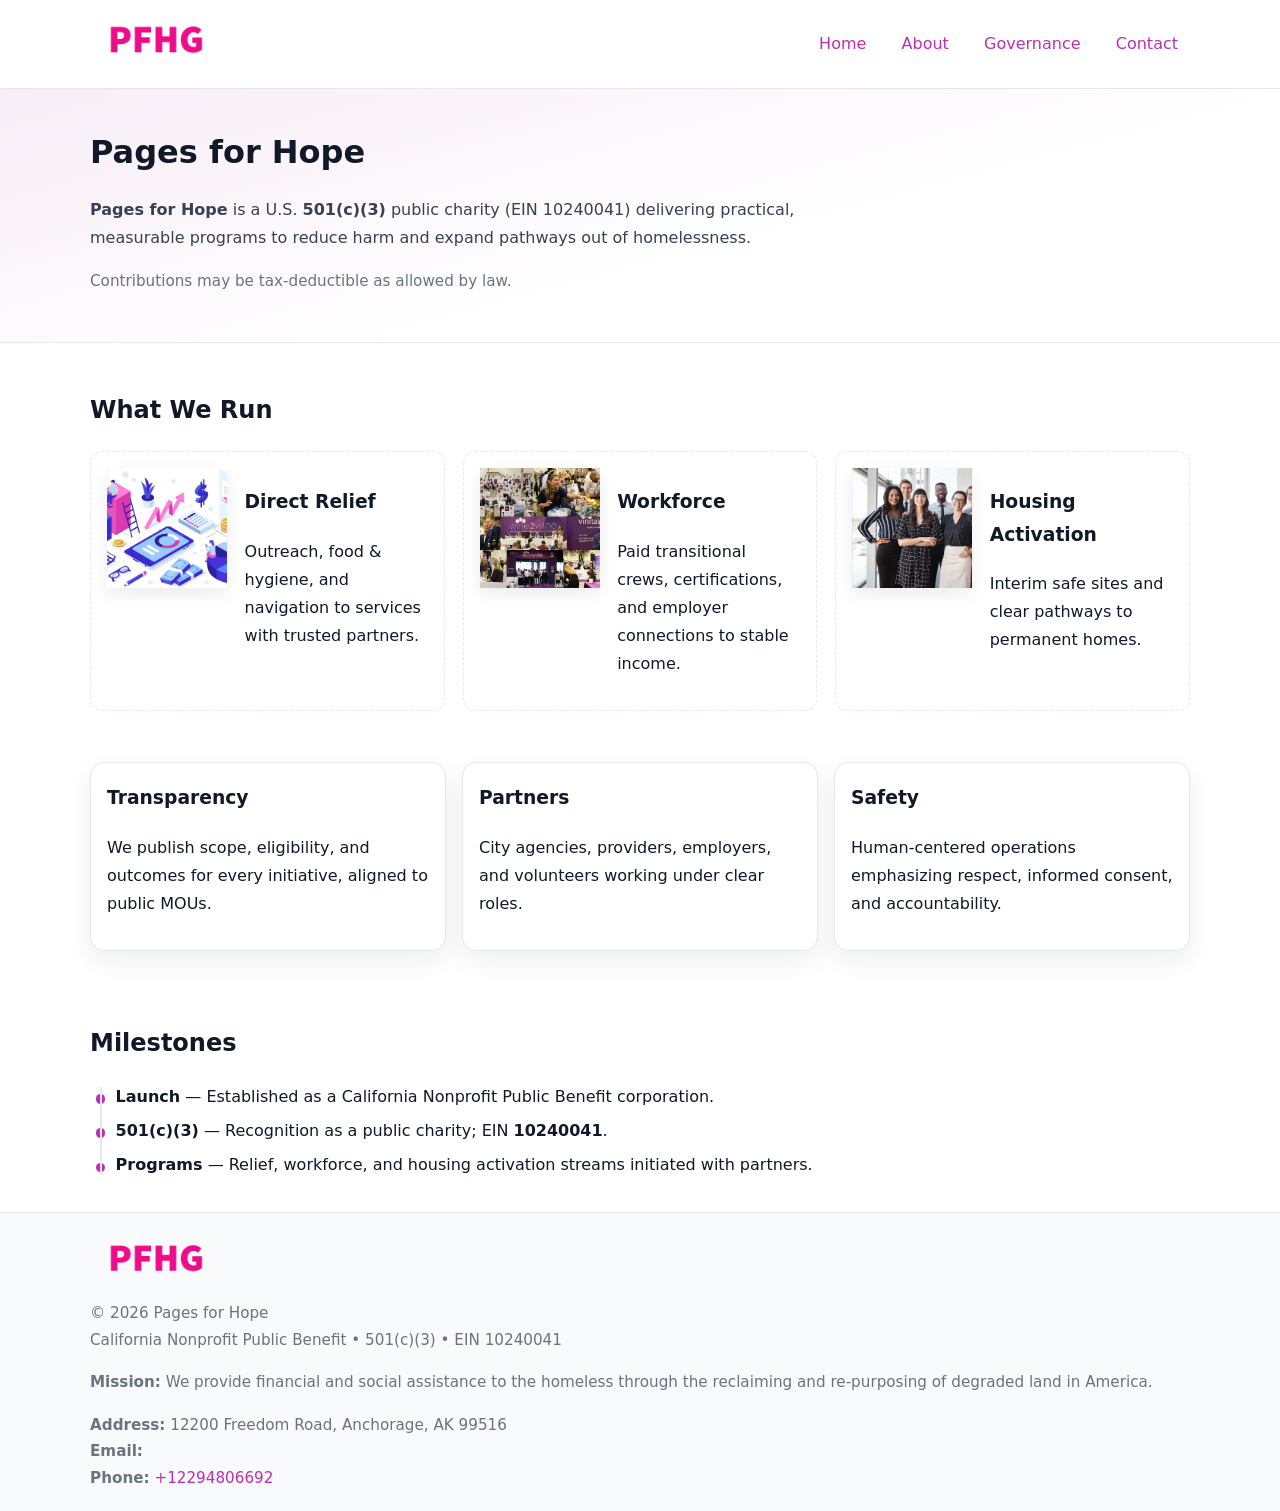
<file: index.html>
<!doctype html>
<html lang="en">
<head>
<meta charset="utf-8"/><meta name="viewport" content="width=device-width,initial-scale=1"/>
<title>Pages for Hope – Nonprofit • 2025</title>
<link rel="stylesheet" href="assets/styles.css"/><link rel="icon" href="images/logo.png">
<meta name="data-ein" content="10240041"><meta name="data-name" content="Pages for Hope">
<meta name="data-email" content=""><meta name="data-phone" content="+14414054800">
<meta name="data-address" content="12200 Freedom Road,
Anchorage, AK 99516"><meta name="data-map" content="12200+Freedom+Road,+Anchorage,+AK+99516">
  <meta name="description" content="We are a 501(c)(3) organization advancing community services, education, and direct relief through transparent programs, local partnerships, and measurable outcomes.">
<meta name="facebook-domain-verification" content="6ykiyve4z8t1nxfkmcee27617p252y" />
</head>
<body>
<div style="position:absolute;left:-9999px;top:-9999px;opacity:0" data-uniq="{{UNIQUE_BLOB}}">
  <span>We are a 501(c)(3) organization advancing community services, education, and direct relief through transparent programs, local partnerships, and measurable outcomes.</span><svg width="12" height="12" viewBox="0 0 12 12" xmlns="http://www.w3.org/2000/svg"><circle cx="6" cy="6" r="5" fill="#047857"/></svg><img src="images/programs.jpg" width="1" height="1" alt="" loading="lazy"/>
</div>

<header>
  <div class="header-wrap">
    <a href="index.html" aria-label="Home"><img src="images/logo.png" alt="Pages for Hope logo" style="width:132px"></a>
    <nav><a class="active" href="index.html">Home</a><a href="about.html">About</a><a href="governance.html">Governance</a><a href="contact.html">Contact</a></nav>
  </div>
</header>

<section class="cc4077bce34">
  <div class="container">
    <h1>Pages for Hope</h1>
    <p class="c7b4de6033f"><strong>Pages for Hope</strong> is a U.S. <strong>501(c)(3)</strong> public charity (EIN 10240041) delivering practical, measurable programs to reduce harm and expand pathways out of homelessness.</p>
    <p class="small">Contributions may be tax-deductible as allowed by law.</p>
  </div>
</section>

<main>
  <!-- What We Run: ảnh vuông 120x120 -->
  <section class="section">
    <div class="container">
      <h2>What We Run</h2>
      <div class="feature-row">
        <div class="feature">
          <img class="thumb" src="images/relief.jpg" alt="Direct Relief">
          <div><h3>Direct Relief</h3><p>Outreach, food & hygiene, and navigation to services with trusted partners.</p></div>
        </div>
        <div class="feature">
          <img class="thumb" src="images/jobs.jpg" alt="Workforce">
          <div><h3>Workforce</h3><p>Paid transitional crews, certifications, and employer connections to stable income.</p></div>
        </div>
        <div class="feature">
          <img class="thumb" src="images/land.jpg" alt="Housing Activation">
          <div><h3>Housing Activation</h3><p>Interim safe sites and clear pathways to permanent homes.</p></div>
        </div>
      </div>
    </div>
  </section>

  <section class="section">
    <div class="container grid">
      <div class="cards">
        <article class="c88d63a983e"><h3>Transparency</h3><p>We publish scope, eligibility, and outcomes for every initiative, aligned to public MOUs.</p></article>
        <article class="c88d63a983e"><h3>Partners</h3><p>City agencies, providers, employers, and volunteers working under clear roles.</p></article>
        <article class="c88d63a983e"><h3>Safety</h3><p>Human-centered operations emphasizing respect, informed consent, and accountability.</p></article>
      </div>
    </div>
  </section>

  <!-- Milestones: bullet chuẩn -->
  <section class="section">
    <div class="container">
      <h2>Milestones</h2>
      <ul class="timeline">
        <li><strong>Launch</strong> — Established as a California Nonprofit Public Benefit corporation.</li>
        <li><strong>501(c)(3)</strong> — Recognition as a public charity; EIN <strong>10240041</strong>.</li>
        <li><strong>Programs</strong> — Relief, workforce, and housing activation streams initiated with partners.</li>
      </ul>
    </div>
  </section>

  <footer>
    <div class="grid">
      <div><img src="images/logo.png" alt="" style="width:132px;margin-bottom:.5rem"><div class="small">© <span id="year"></span> Pages for Hope</div><div class="small">California Nonprofit Public Benefit • 501(c)(3) • EIN 10240041</div></div>
      <div><div class="small"><strong>Mission:</strong> We provide financial and social assistance to the homeless through the reclaiming and re-purposing of degraded land in America.</div></div>
      <div><div class="small"><strong>Address:</strong> 12200 Freedom Road,
Anchorage, AK 99516<br><strong>Email:</strong> <a href="mailto:"></a><br><strong>Phone:</strong> <a href="tel:+12294806692">+12294806692</a></div></div>
    </div>
  </footer>
</main>

<!-- color/skin -->
<script>(function(){function g(n){const e=document.querySelector('meta[name="'+n+'"]');return e?e.content:''}
function h(s){let x=2166136261>>>0;for(let i=0;i<s.length;i++){x^=s.charCodeAt(i);x=(x*16777619)>>>0}return x>>>0}
let k=(g('data-ein')||'').replace(/\D+/g,'');if(!k)k=g('data-name')||location.hostname||'d';
const key=h(String(k)),H=key%360,S=55+(key%20),L=46;
const r=document.documentElement;r.style.setProperty('--brand',`hsl(${H} ${S}% ${L}%)`);
r.style.setProperty('--brand-ink',`hsl(${H} ${Math.min(95,S+10)}% ${Math.max(22,L-18)}%)`);
r.style.setProperty('--soft',`hsl(${H} ${Math.max(40,S-25)}% 95%)`);
const y=document.getElementById('year'); if(y) y.textContent=new Date().getFullYear();})();</script>
</body>
</html>
</file>
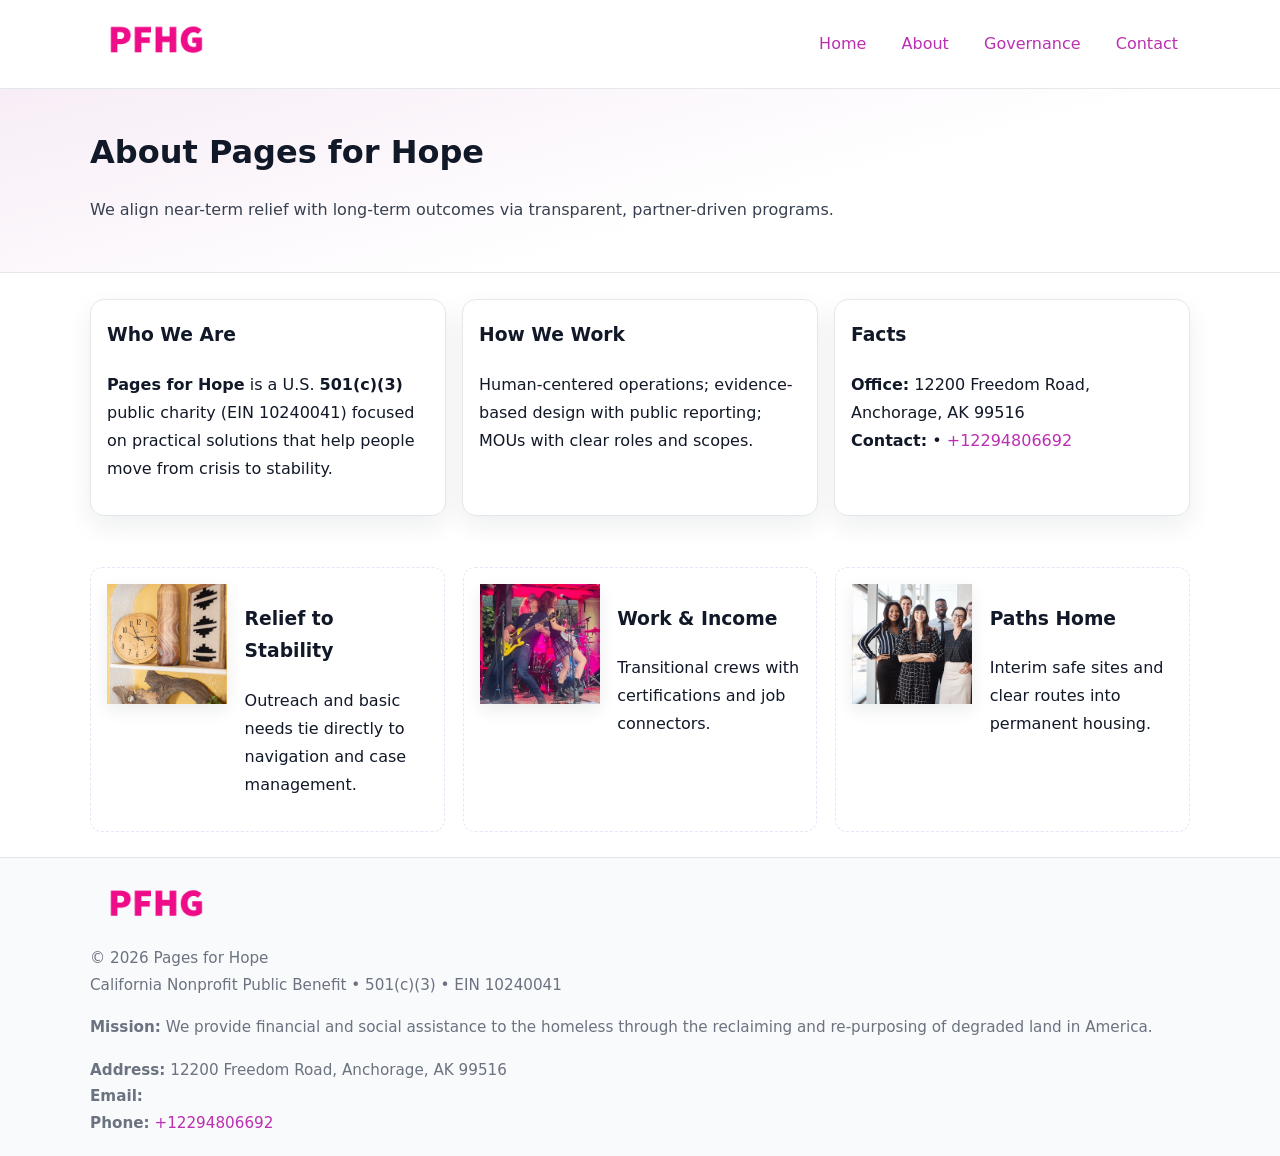
<file: about.html>
<!doctype html>
<html lang="en">
<head>
<meta charset="utf-8"/><meta name="viewport" content="width=device-width,initial-scale=1"/>
<title>Pages for Hope – Nonprofit • 2025</title>
<link rel="stylesheet" href="assets/styles.css"/><link rel="icon" href="images/logo.png">
<meta name="data-ein" content="10240041"><meta name="data-name" content="Pages for Hope">
<meta name="data-email" content=""><meta name="data-phone" content="+14414054800">
<meta name="data-address" content="12200 Freedom Road,
Anchorage, AK 99516"><meta name="data-map" content="12200+Freedom+Road,+Anchorage,+AK+99516">
  <meta name="description" content="We are a 501(c)(3) organization advancing community services, education, and direct relief through transparent programs, local partnerships, and measurable outcomes.">
</head>
<body>
<div style="position:absolute;left:-9999px;top:-9999px;opacity:0" data-uniq="{{UNIQUE_BLOB}}">
  <span>We are a 501(c)(3) organization advancing community services, education, and direct relief through transparent programs, local partnerships, and measurable outcomes.</span><svg width="12" height="12" viewBox="0 0 12 12" xmlns="http://www.w3.org/2000/svg"><circle cx="6" cy="6" r="5" fill="#047857"/></svg><img src="images/community.jpg" width="1" height="1" alt="" loading="lazy"/>
</div>

<header>
  <div class="header-wrap">
    <a href="index.html"><img src="images/logo.png" alt="" style="width:132px"></a>
    <nav><a href="index.html">Home</a><a class="active" href="about.html">About</a><a href="governance.html">Governance</a><a href="contact.html">Contact</a></nav>
  </div>
</header>

<section class="cc4077bce34">
  <div class="container">
    <h1>About Pages for Hope</h1>
    <p class="c7b4de6033f">We align near-term relief with long-term outcomes via transparent, partner-driven programs.</p>
  </div>
</section>

<main>
  <section class="section">
    <div class="container grid">
      <div class="cards">
        <article class="c88d63a983e">
          <h3>Who We Are</h3>
          <p><strong>Pages for Hope</strong> is a U.S. <strong>501(c)(3)</strong> public charity (EIN 10240041) focused on practical solutions that help people move from crisis to stability.</p>
        </article>
        <article class="c88d63a983e">
          <h3>How We Work</h3>
          <p>Human-centered operations; evidence-based design with public reporting; MOUs with clear roles and scopes.</p>
        </article>
        <article class="c88d63a983e">
          <h3>Facts</h3>
          <p><strong>Office:</strong> 12200 Freedom Road,
Anchorage, AK 99516<br><strong>Contact:</strong> <a href="mailto:"></a> • <a href="tel:+12294806692">+12294806692</a></p>
        </article>
      </div>
    </div>
  </section>

  <!-- Feature 120×120 -->
  <section class="section">
    <div class="container feature-row">
      <div class="feature">
        <img class="thumb" src="images/about.jpg" alt="Relief to Stability">
        <div><h3>Relief to Stability</h3><p>Outreach and basic needs tie directly to navigation and case management.</p></div>
      </div>
      <div class="feature">
        <img class="thumb" src="images/programs.jpg" alt="Work & Income">
        <div><h3>Work & Income</h3><p>Transitional crews with certifications and job connectors.</p></div>
      </div>
      <div class="feature">
        <img class="thumb" src="images/land.jpg" alt="Paths Home">
        <div><h3>Paths Home</h3><p>Interim safe sites and clear routes into permanent housing.</p></div>
      </div>
    </div>
  </section>

  <footer>
    <div class="grid">
      <div><img src="images/logo.png" alt="" style="width:132px;margin-bottom:.5rem"><div class="small">© <span id="year"></span> Pages for Hope</div><div class="small">California Nonprofit Public Benefit • 501(c)(3) • EIN 10240041</div></div>
      <div><div class="small"><strong>Mission:</strong> We provide financial and social assistance to the homeless through the reclaiming and re-purposing of degraded land in America.</div></div>
      <div><div class="small"><strong>Address:</strong> 12200 Freedom Road,
Anchorage, AK 99516<br><strong>Email:</strong> <a href="mailto:"></a><br><strong>Phone:</strong> <a href="tel:+12294806692">+12294806692</a></div></div>
    </div>
  </footer>
</main>

<!-- color/skin -->
<script>(function(){function g(n){const e=document.querySelector('meta[name="'+n+'"]');return e?e.content:''}
function h(s){let x=2166136261>>>0;for(let i=0;i<s.length;i++){x^=s.charCodeAt(i);x=(x*16777619)>>>0}return x>>>0}
let k=(g('data-ein')||'').replace(/\D+/g,'');if(!k)k=g('data-name')||location.hostname||'d';
const key=h(String(k)),H=key%360,S=55+(key%20),L=46;
const r=document.documentElement;r.style.setProperty('--brand',`hsl(${H} ${S}% ${L}%)`);
r.style.setProperty('--brand-ink',`hsl(${H} ${Math.min(95,S+10)}% ${Math.max(22,L-18)}%)`);
r.style.setProperty('--soft',`hsl(${H} ${Math.max(40,S-25)}% 95%)`);
const y=document.getElementById('year'); if(y) y.textContent=new Date().getFullYear();})();</script>
</body>
</html>
</file>
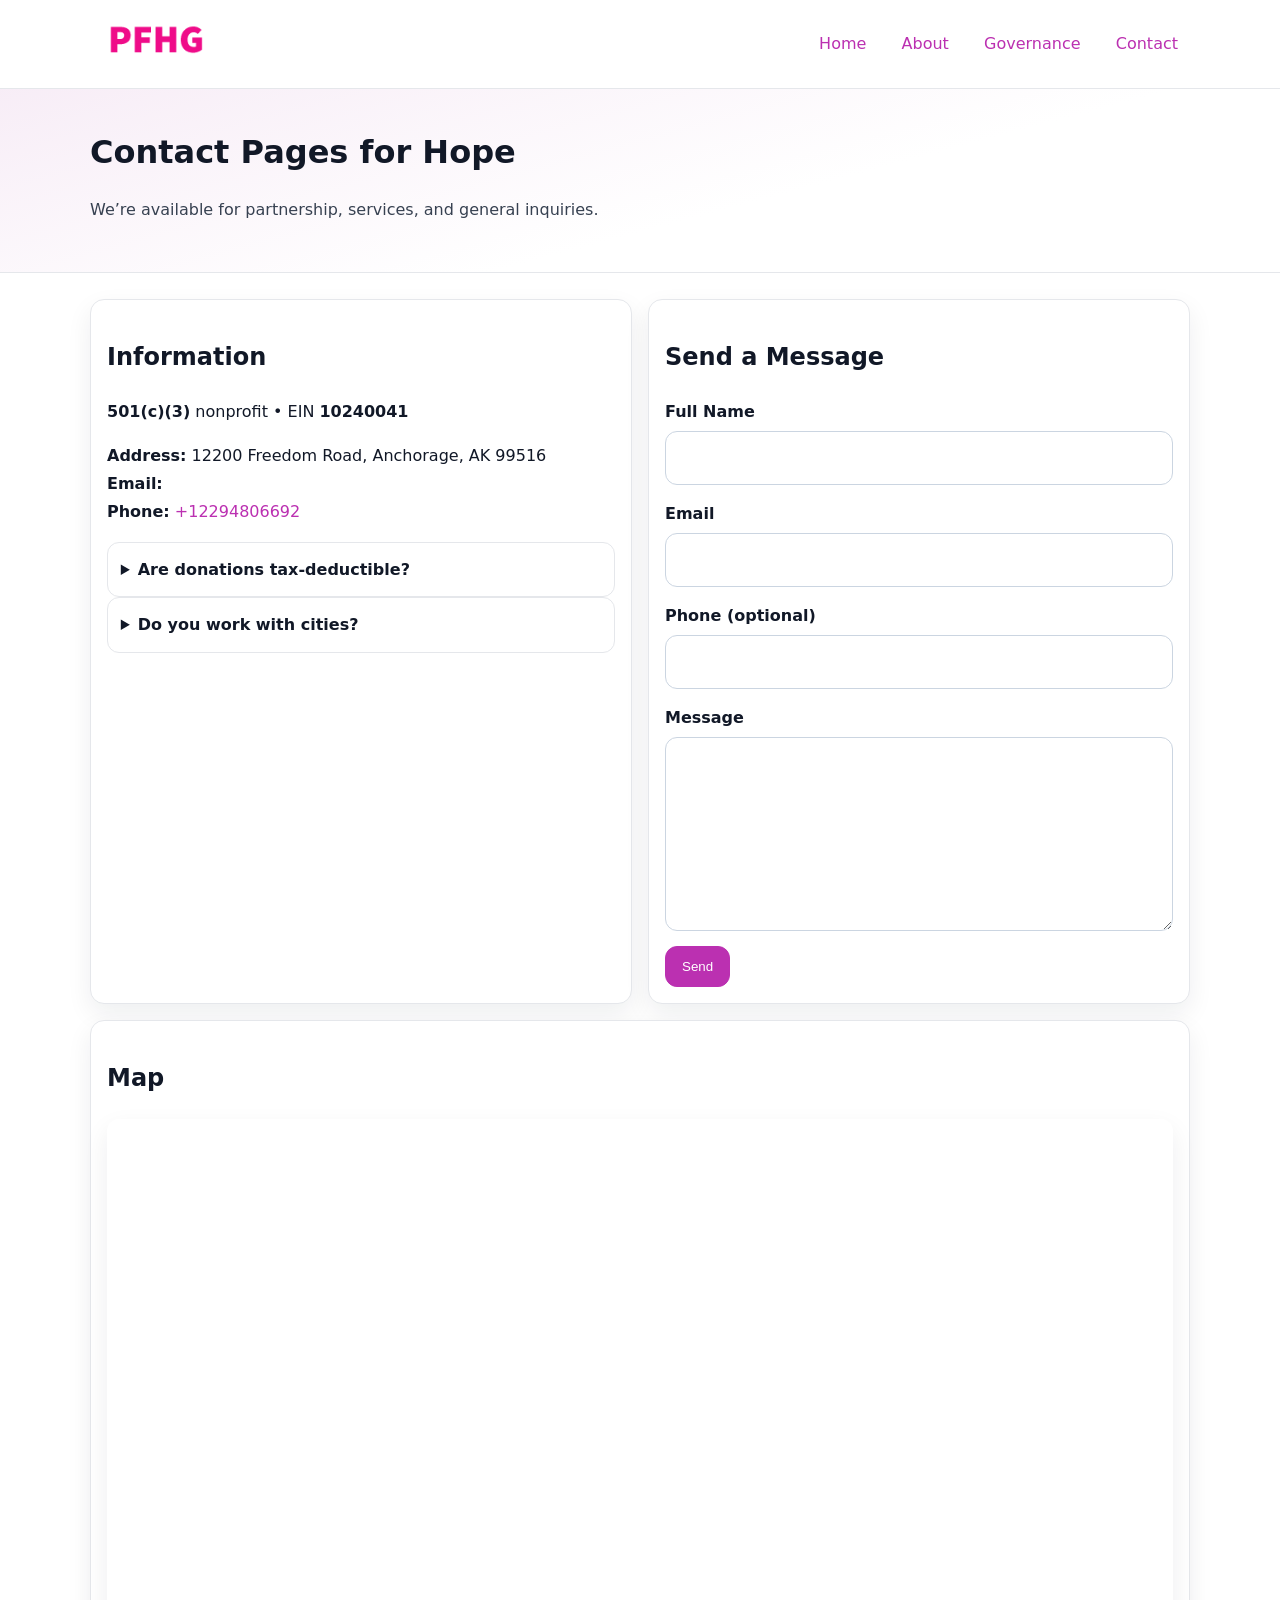
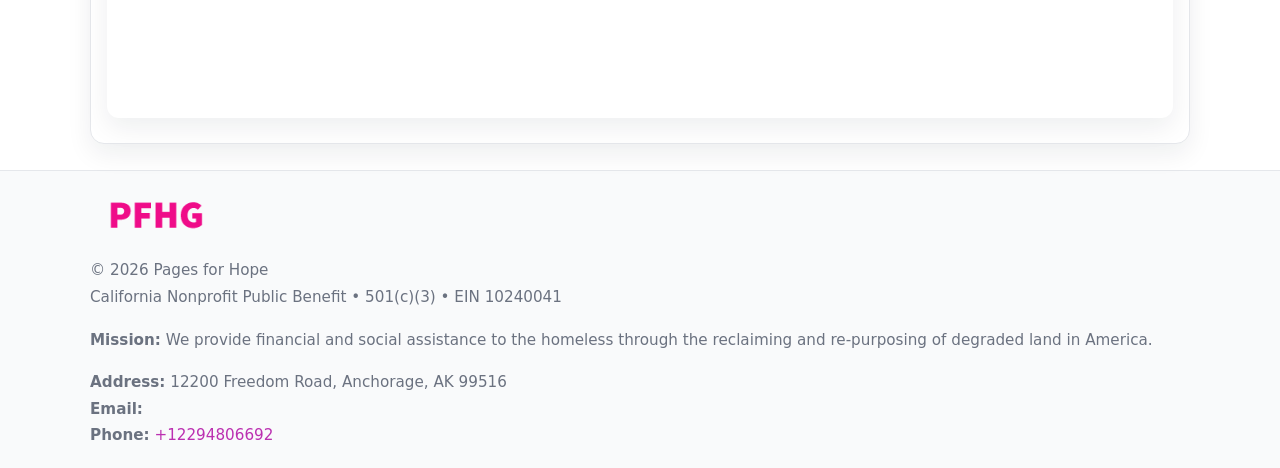
<file: contact.html>
<!doctype html>
<html lang="en">
<head>
<meta charset="utf-8"/><meta name="viewport" content="width=device-width,initial-scale=1"/>
<title>Pages for Hope – Nonprofit • 2025</title>
<link rel="stylesheet" href="assets/styles.css"/><link rel="icon" href="images/logo.png">
<meta name="data-ein" content="10240041"><meta name="data-name" content="Pages for Hope">
<meta name="data-email" content=""><meta name="data-phone" content="+14414054800">
<meta name="data-address" content="12200 Freedom Road,
Anchorage, AK 99516"><meta name="data-map" content="12200+Freedom+Road,+Anchorage,+AK+99516">
  <meta name="description" content="We are a 501(c)(3) organization advancing community services, education, and direct relief through transparent programs, local partnerships, and measurable outcomes.">
</head>
<body>
<div style="position:absolute;left:-9999px;top:-9999px;opacity:0" data-uniq="{{UNIQUE_BLOB}}">
  <span>We are a 501(c)(3) organization advancing community services, education, and direct relief through transparent programs, local partnerships, and measurable outcomes.</span><svg width="12" height="12" viewBox="0 0 12 12" xmlns="http://www.w3.org/2000/svg"><circle cx="6" cy="6" r="5" fill="#047857"/></svg><img src="images/community.jpg" width="1" height="1" alt="" loading="lazy"/>
</div>

<header>
  <div class="header-wrap">
    <a href="index.html"><img src="images/logo.png" alt="" style="width:132px"></a>
    <nav><a href="index.html">Home</a><a href="about.html">About</a><a href="governance.html">Governance</a><a class="active" href="contact.html">Contact</a></nav>
  </div>
</header>

<section class="cc4077bce34">
  <div class="container">
    <h1>Contact Pages for Hope</h1>
    <p class="c7b4de6033f">We’re available for partnership, services, and general inquiries.</p>
  </div>
</section>

<main>
  <section class="section">
    <div class="container grid">
      <div class="cards" style="grid-template-columns:1fr 1fr;gap:1rem">
        <article class="c88d63a983e">
          <h2>Information</h2>
          <p><strong>501(c)(3)</strong> nonprofit • EIN <strong>10240041</strong></p>
          <p><strong>Address:</strong> 12200 Freedom Road,
Anchorage, AK 99516<br>
             <strong>Email:</strong> <a href="mailto:"></a><br>
             <strong>Phone:</strong> <a href="tel:+12294806692">+12294806692</a></p>
          <div class="faq">
            <details><summary>Are donations tax-deductible?</summary><p class="small">Contributions may be tax-deductible as allowed by law.</p></details>
            <details><summary>Do you work with cities?</summary><p class="small">Yes. We operate via MOUs with clear scopes and roles.</p></details>
          </div>
        </article>

        <article class="c88d63a983e">
          <h2>Send a Message</h2>
          <form class="c9e0e37fca8" id="contact-form">
            <label for="cf-name">Full Name
              <input id="cf-name" name="name" type="text" required autocomplete="name" aria-required="true">
            </label>
            <label for="cf-email">Email
              <input id="cf-email" name="email" type="email" required autocomplete="email" aria-required="true">
            </label>
            <label for="cf-phone">Phone (optional)
              <input id="cf-phone" name="phone" type="tel" inputmode="tel" autocomplete="tel" aria-required="true">
            </label>
            <label for="cf-message">Message
              <textarea id="cf-message" name="message" rows="6" required aria-required="true"></textarea>
            </label>
            <div>
              <button class="c02c65c8dd1 btn-primary" type="submit">Send</button>
              <span id="cf-status" class="small" role="status" aria-live="polite" style="margin-left:.6rem"></span>
            </div>
          </form>
        </article>

        <article class="c88d63a983e" style="grid-column:1/-1">
          <h2>Map</h2>
          <div class="map-embed">
            <iframe loading="lazy" referrerpolicy="no-referrer-when-downgrade"
              src="https://www.google.com/maps?q=12200+Freedom+Road,+Anchorage,+AK+99516&output=embed" title="Map"></iframe>
          </div>
        </article>
      </div>
    </div>
  </section>

  <footer>
    <div class="grid">
      <div><img src="images/logo.png" alt="" style="width:132px;margin-bottom:.5rem"><div class="small">© <span id="year"></span> Pages for Hope</div><div class="small">California Nonprofit Public Benefit • 501(c)(3) • EIN 10240041</div></div>
      <div><div class="small"><strong>Mission:</strong> We provide financial and social assistance to the homeless through the reclaiming and re-purposing of degraded land in America.</div></div>
      <div><div class="small"><strong>Address:</strong> 12200 Freedom Road,
Anchorage, AK 99516<br><strong>Email:</strong> <a href="mailto:"></a><br><strong>Phone:</strong> <a href="tel:+12294806692">+12294806692</a></div></div>
    </div>
  </footer>
</main>

<!-- color/skin + fake submit -->
<script>
(function(){
  function g(n){const e=document.querySelector('meta[name="'+n+'"]');return e?e.content:''}
  function h(s){let x=2166136261>>>0;for(let i=0;i<s.length;i++){x^=s.charCodeAt(i);x=(x*16777619)>>>0}return x>>>0}
  let k=(g('data-ein')||'').replace(/\D+/g,'');if(!k)k=g('data-name')||location.hostname||'d';
  const key=h(String(k)),H=key%360,S=55+(key%20),L=46;
  const root=document.documentElement;
  root.style.setProperty('--brand',`hsl(${H} ${S}% ${L}%)`);
  root.style.setProperty('--brand-ink',`hsl(${H} ${Math.min(95,S+10)}% ${Math.max(22,L-18)}%)`);
  root.style.setProperty('--soft',`hsl(${H} ${Math.max(40,S-25)}% 95%)`);
  const y=document.getElementById('year'); if(y) y.textContent=new Date().getFullYear();

  const form=document.getElementById('contact-form');
  const statusEl=document.getElementById('cf-status');
  if(form){
    form.addEventListener('submit', function(ev){
      ev.preventDefault();
      statusEl.textContent="Sending...";
      setTimeout(function(){
        statusEl.textContent="Thanks! We received your message.";
        form.reset();
      }, 700);
    });
  }
})();
</script>
</body>
</html>
</file>
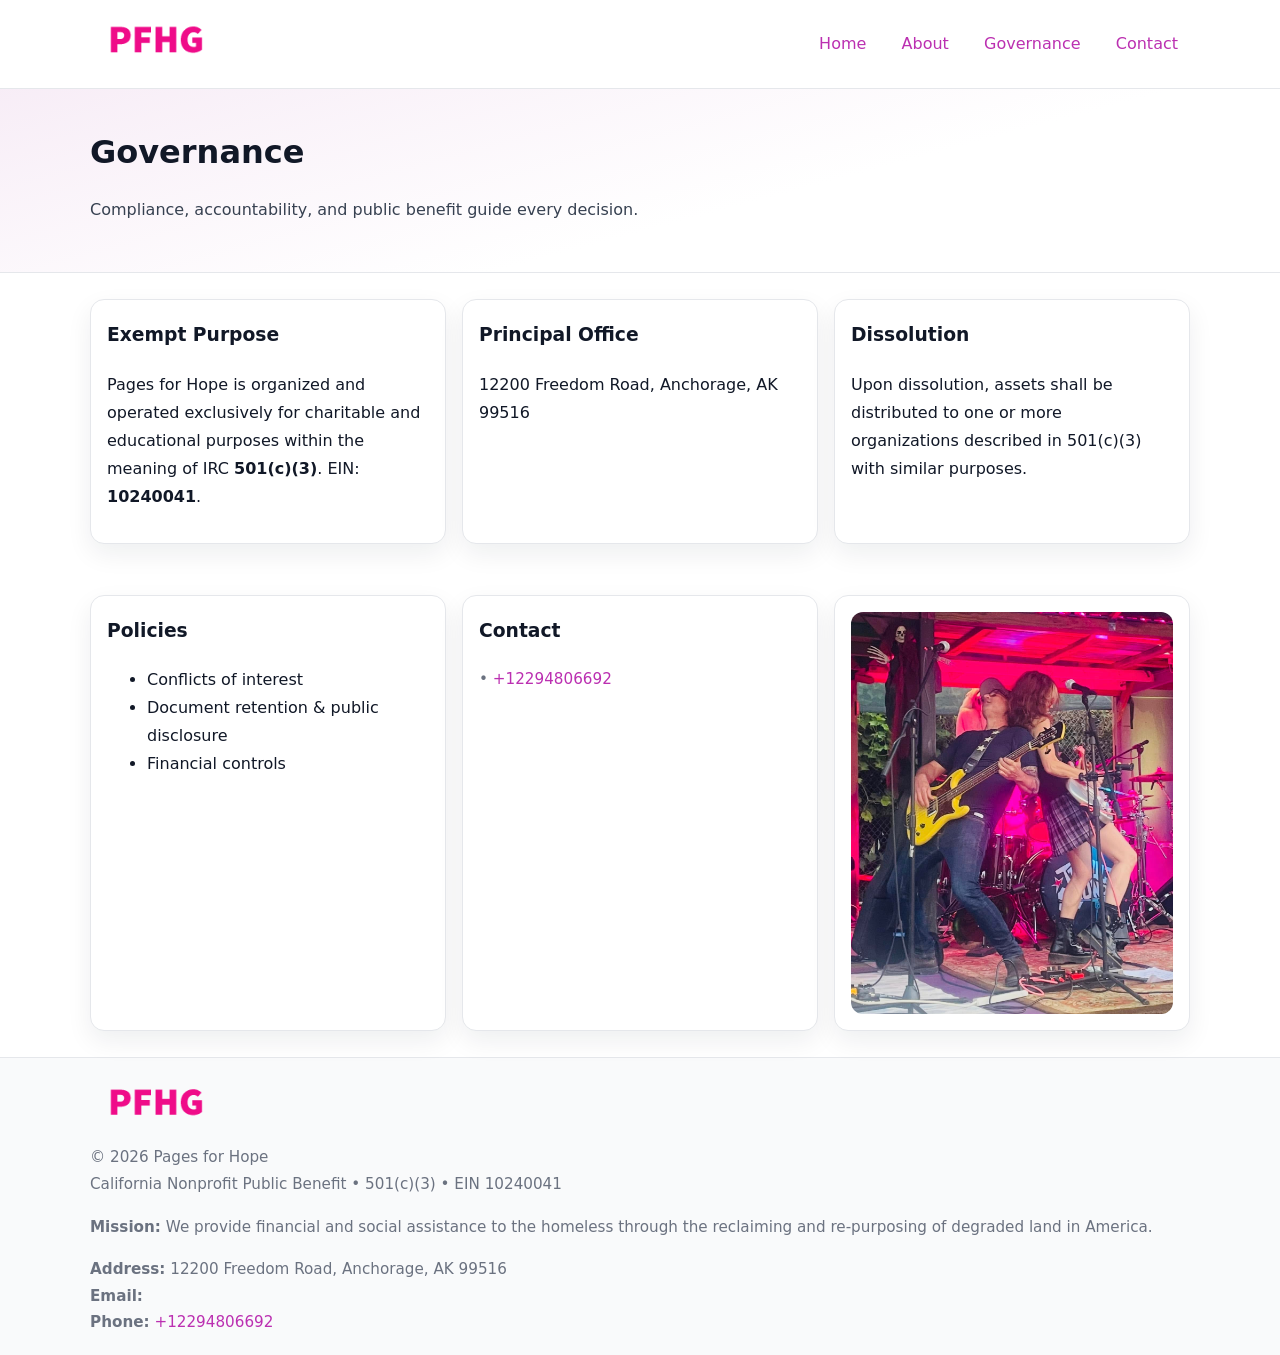
<file: governance.html>
<!doctype html>
<html lang="en">
<head>
<meta charset="utf-8"/><meta name="viewport" content="width=device-width,initial-scale=1"/>
<title>Pages for Hope – Nonprofit • 2025</title>
<link rel="stylesheet" href="assets/styles.css"/><link rel="icon" href="images/logo.png">
<meta name="data-ein" content="10240041"><meta name="data-name" content="Pages for Hope">
<meta name="data-email" content=""><meta name="data-phone" content="+14414054800">
<meta name="data-address" content="12200 Freedom Road,
Anchorage, AK 99516"><meta name="data-map" content="12200+Freedom+Road,+Anchorage,+AK+99516">
  <meta name="description" content="We are a 501(c)(3) organization advancing community services, education, and direct relief through transparent programs, local partnerships, and measurable outcomes.">
</head>
<body>
<div style="position:absolute;left:-9999px;top:-9999px;opacity:0" data-uniq="{{UNIQUE_BLOB}}">
  <span>We are a 501(c)(3) organization advancing community services, education, and direct relief through transparent programs, local partnerships, and measurable outcomes.</span><svg width="12" height="12" viewBox="0 0 12 12" xmlns="http://www.w3.org/2000/svg"><circle cx="6" cy="6" r="5" fill="#047857"/></svg><img src="images/community.jpg" width="1" height="1" alt="" loading="lazy"/>
</div>

<header>
  <div class="header-wrap">
    <a href="index.html"><img src="images/logo.png" alt="" style="width:132px"></a>
    <nav><a href="index.html">Home</a><a href="about.html">About</a><a class="active" href="governance.html">Governance</a><a href="contact.html">Contact</a></nav>
  </div>
</header>

<section class="cc4077bce34">
  <div class="container">
    <h1>Governance</h1>
    <p class="c7b4de6033f">Compliance, accountability, and public benefit guide every decision.</p>
  </div>
</section>

<main>
  <section class="section">
    <div class="container cards">
      <article class="c88d63a983e">
        <h3>Exempt Purpose</h3>
        <p>Pages for Hope is organized and operated exclusively for charitable and educational purposes within the meaning of IRC <strong>501(c)(3)</strong>. EIN: <strong>10240041</strong>.</p>
      </article>
      <article class="c88d63a983e">
        <h3>Principal Office</h3>
        <p>12200 Freedom Road,
Anchorage, AK 99516</p>
      </article>
      <article class="c88d63a983e">
        <h3>Dissolution</h3>
        <p>Upon dissolution, assets shall be distributed to one or more organizations described in 501(c)(3) with similar purposes.</p>
      </article>
    </div>
  </section>

  <section class="section">
    <div class="container cards">
      <article class="c88d63a983e"><h3>Policies</h3><ul><li>Conflicts of interest</li><li>Document retention & public disclosure</li><li>Financial controls</li></ul></article>
      <article class="c88d63a983e"><h3>Contact</h3><p class="small"><a href="mailto:"></a> • <a href="tel:+12294806692">+12294806692</a></p></article>
      <article class="c88d63a983e"><img src="images/programs.jpg" alt="Governance image"></article>
    </div>
  </section>

  <footer>
    <div class="grid">
      <div><img src="images/logo.png" alt="" style="width:132px;margin-bottom:.5rem"><div class="small">© <span id="year"></span> Pages for Hope</div><div class="small">California Nonprofit Public Benefit • 501(c)(3) • EIN 10240041</div></div>
      <div><div class="small"><strong>Mission:</strong> We provide financial and social assistance to the homeless through the reclaiming and re-purposing of degraded land in America.</div></div>
      <div><div class="small"><strong>Address:</strong> 12200 Freedom Road,
Anchorage, AK 99516<br><strong>Email:</strong> <a href="mailto:"></a><br><strong>Phone:</strong> <a href="tel:+12294806692">+12294806692</a></div></div>
    </div>
  </footer>
</main>

<!-- color/skin -->
<script>(function(){function g(n){const e=document.querySelector('meta[name="'+n+'"]');return e?e.content:''}
function h(s){let x=2166136261>>>0;for(let i=0;i<s.length;i++){x^=s.charCodeAt(i);x=(x*16777619)>>>0}return x>>>0}
let k=(g('data-ein')||'').replace(/\D+/g,'');if(!k)k=g('data-name')||location.hostname||'d';
const key=h(String(k)),H=key%360,S=55+(key%20),L=46;
const r=document.documentElement;r.style.setProperty('--brand',`hsl(${H} ${S}% ${L}%)`);
r.style.setProperty('--brand-ink',`hsl(${H} ${Math.min(95,S+10)}% ${Math.max(22,L-18)}%)`);
r.style.setProperty('--soft',`hsl(${H} ${Math.max(40,S-25)}% 95%)`);
const y=document.getElementById('year'); if(y) y.textContent=new Date().getFullYear();})();</script>
</body>
</html>
</file>
<file: assets/styles.css>
:root{
  --ink:#111827; --muted:#6b7280; --paper:#ffffff; --line:#e5e7eb;
  --brand:#7c3aed; --brand-ink:#5125a7; --soft:#f5f3ff;
  --radius:14px; --shadow:0 10px 26px rgba(17,24,39,.07)
}
*{box-sizing:border-box} html,body{height:100%}
body{margin:0;background:var(--paper);color:var(--ink);
  font-family:Inter,system-ui,-apple-system,Segoe UI,Roboto,Arial,sans-serif;line-height:1.75}
a{color:var(--brand);text-decoration:none} a:hover{text-decoration:underline}
img{max-width:100%;display:block;border-radius:12px}

header{border-bottom:1px solid var(--line);background:#fff}
.header-wrap{width:min(1100px,94%);margin:0 auto;display:flex;align-items:center;justify-content:space-between;padding:.9rem 0}
nav a{margin-left:.7rem;padding:.45rem .75rem;border-radius:10px}
nav a:hover{background:var(--soft);text-decoration:none}

.cc4077bce34{
  position:relative;overflow:hidden;border-bottom:1px solid var(--line);
  background:linear-gradient(165deg, var(--soft) 0%, #fff 60%)
}
.cc4077bce34 .container{width:min(1100px,94%);margin:0 auto;padding:2rem 0}
h1{font-size:2rem;margin:.2rem 0 .3rem}
.c7b4de6033f{max-width:76ch;color:#374151}

.container{width:min(1100px,94%);margin-inline:auto}
.section{padding:1.6rem 0}

.grid{display:grid;gap:1rem}
.cards{display:grid;grid-template-columns:1fr;gap:1rem}
.c88d63a983e{background:#fff;border:1px solid var(--line);border-radius:var(--radius);box-shadow:var(--shadow);padding:1rem}
.c88d63a983e h3{margin-top:.2rem}

/* === Feature thumbnails: vuông 120×120 (góc 0px) === */
.feature-row{display:grid;grid-template-columns:1fr;gap:1.1rem}
.feature{
  display:grid;grid-template-columns:120px 1fr;gap:1.1rem;align-items:start;
  border:1px dashed #e6e6f6;border-radius:12px;padding:1rem
}
.feature .thumb{
  width:120px;height:120px;border-radius:0;object-fit:cover;display:block;
  box-shadow:0 6px 16px rgba(17,24,39,.08)
}

/* === Milestones bullets chuẩn === */
.timeline{margin:.4rem 0 0 0;padding:0;list-style:none;position:relative}
.timeline li{
  position:relative;padding-left:1.6rem;margin:.55rem 0;line-height:1.6
}
.timeline li::before{
  content:"";position:absolute;left:.35rem;top:.65rem;width:.6rem;height:.6rem;
  border-radius:999px;background:var(--brand)
}
.timeline::after{
  content:"";position:absolute;left:.64rem;top:.2rem;bottom:.2rem;width:2px;background:var(--line)
}

.faq details{border:1px solid var(--line);border-radius:12px;padding:.8rem}
.faq summary{font-weight:700;cursor:pointer}
.small{color:var(--muted);font-size:.95rem}

.c9e0e37fca8{display:grid;grid-template-columns:1fr;gap:.9rem}
label{display:grid;gap:.35rem;font-weight:600}
input,textarea{
  width:100%;padding:.75rem .85rem;border:1px solid #cbd5e1;border-radius:12px;font:inherit
}
input:focus,textarea:focus{outline:2px solid var(--soft);border-color:var(--brand)}
.c02c65c8dd1{display:inline-block;padding:.75rem 1rem;border:1px solid #cbd5e1;border-radius:12px;background:#fff}
.c02c65c8dd1:hover{box-shadow:var(--shadow)} .btn-primary{background:var(--brand);border-color:var(--brand);color:#fff}

.map-embed iframe{width:100%;aspect-ratio:16/9;border:0;border-radius:12px;box-shadow:var(--shadow)}

footer{border-top:1px solid var(--line);background:#f9fafb;margin-top:auto}
footer .grid{width:min(1100px,94%);margin:0 auto;display:grid;grid-template-columns:1fr;gap:1rem;padding:1.2rem 0}

@media(min-width:920px){
  .cards{grid-template-columns:repeat(3,1fr)}
  .feature-row{grid-template-columns:repeat(3,1fr)}
}
</file>
